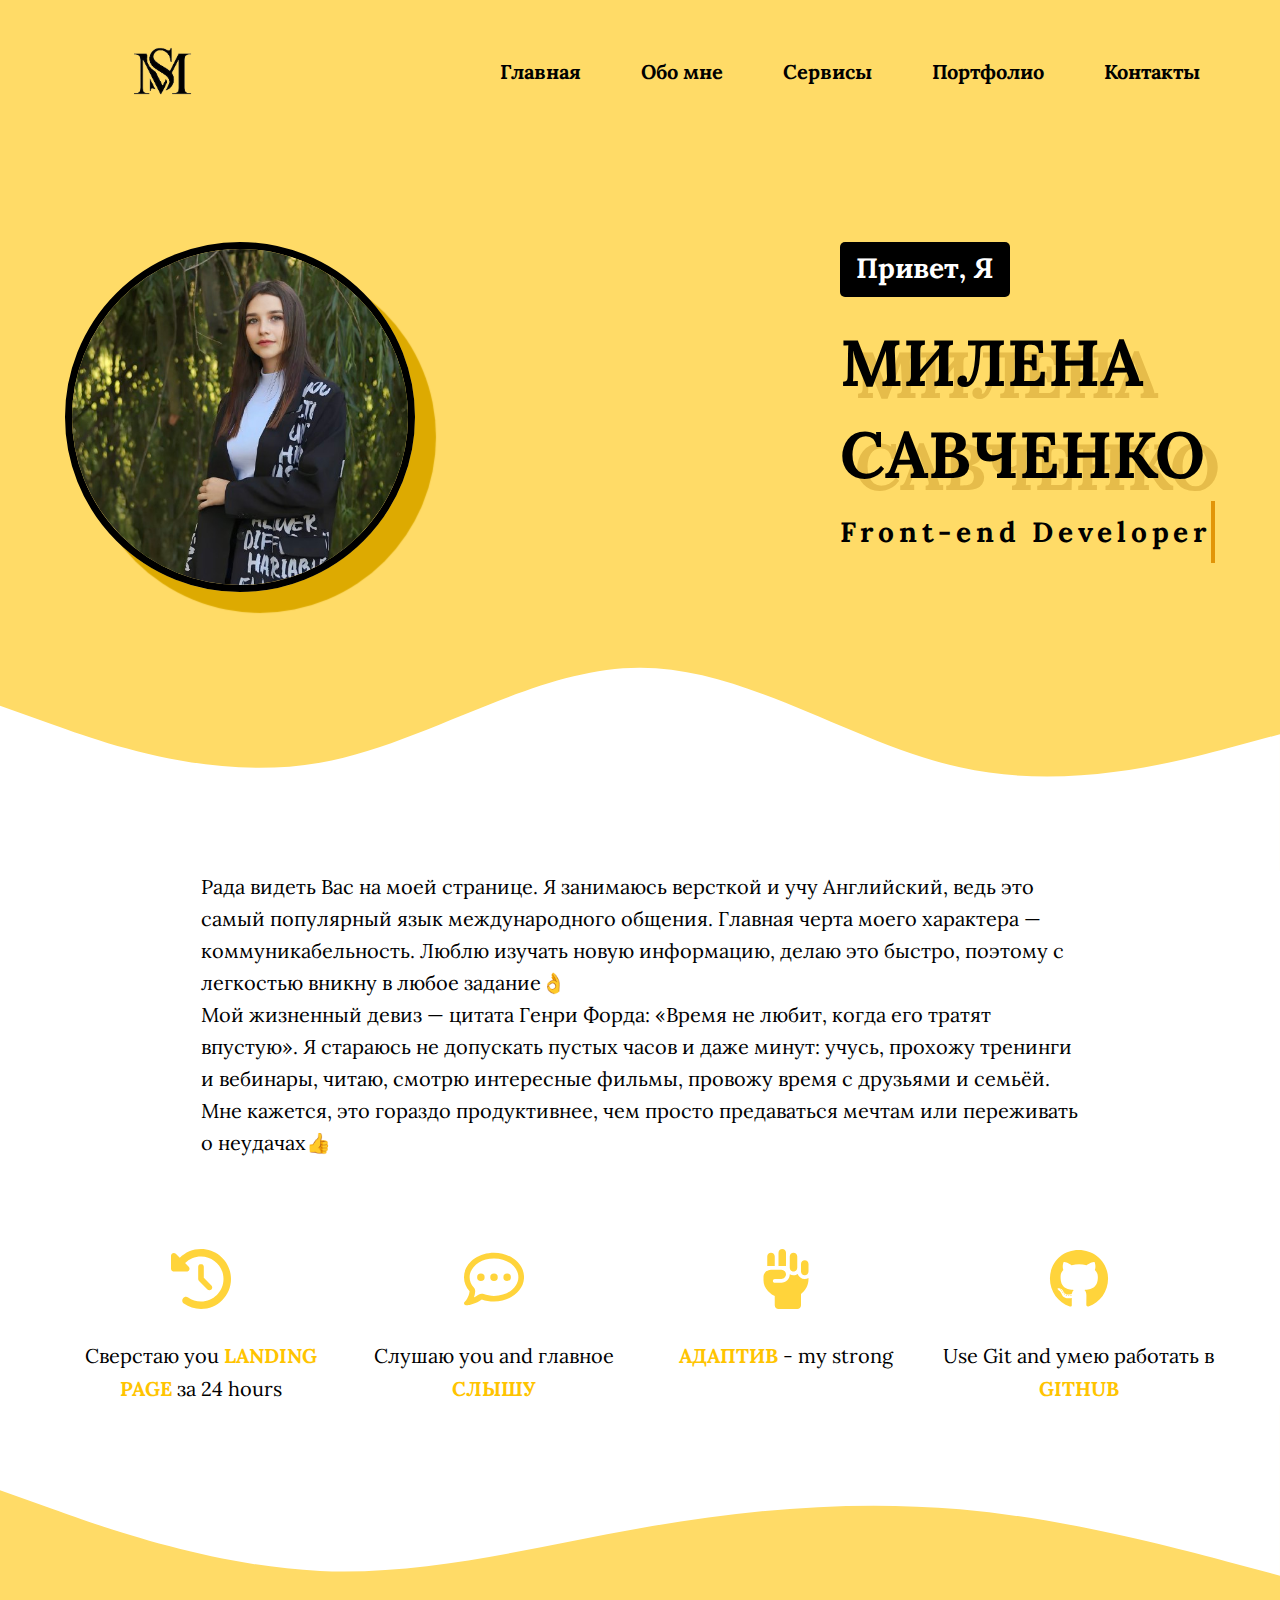
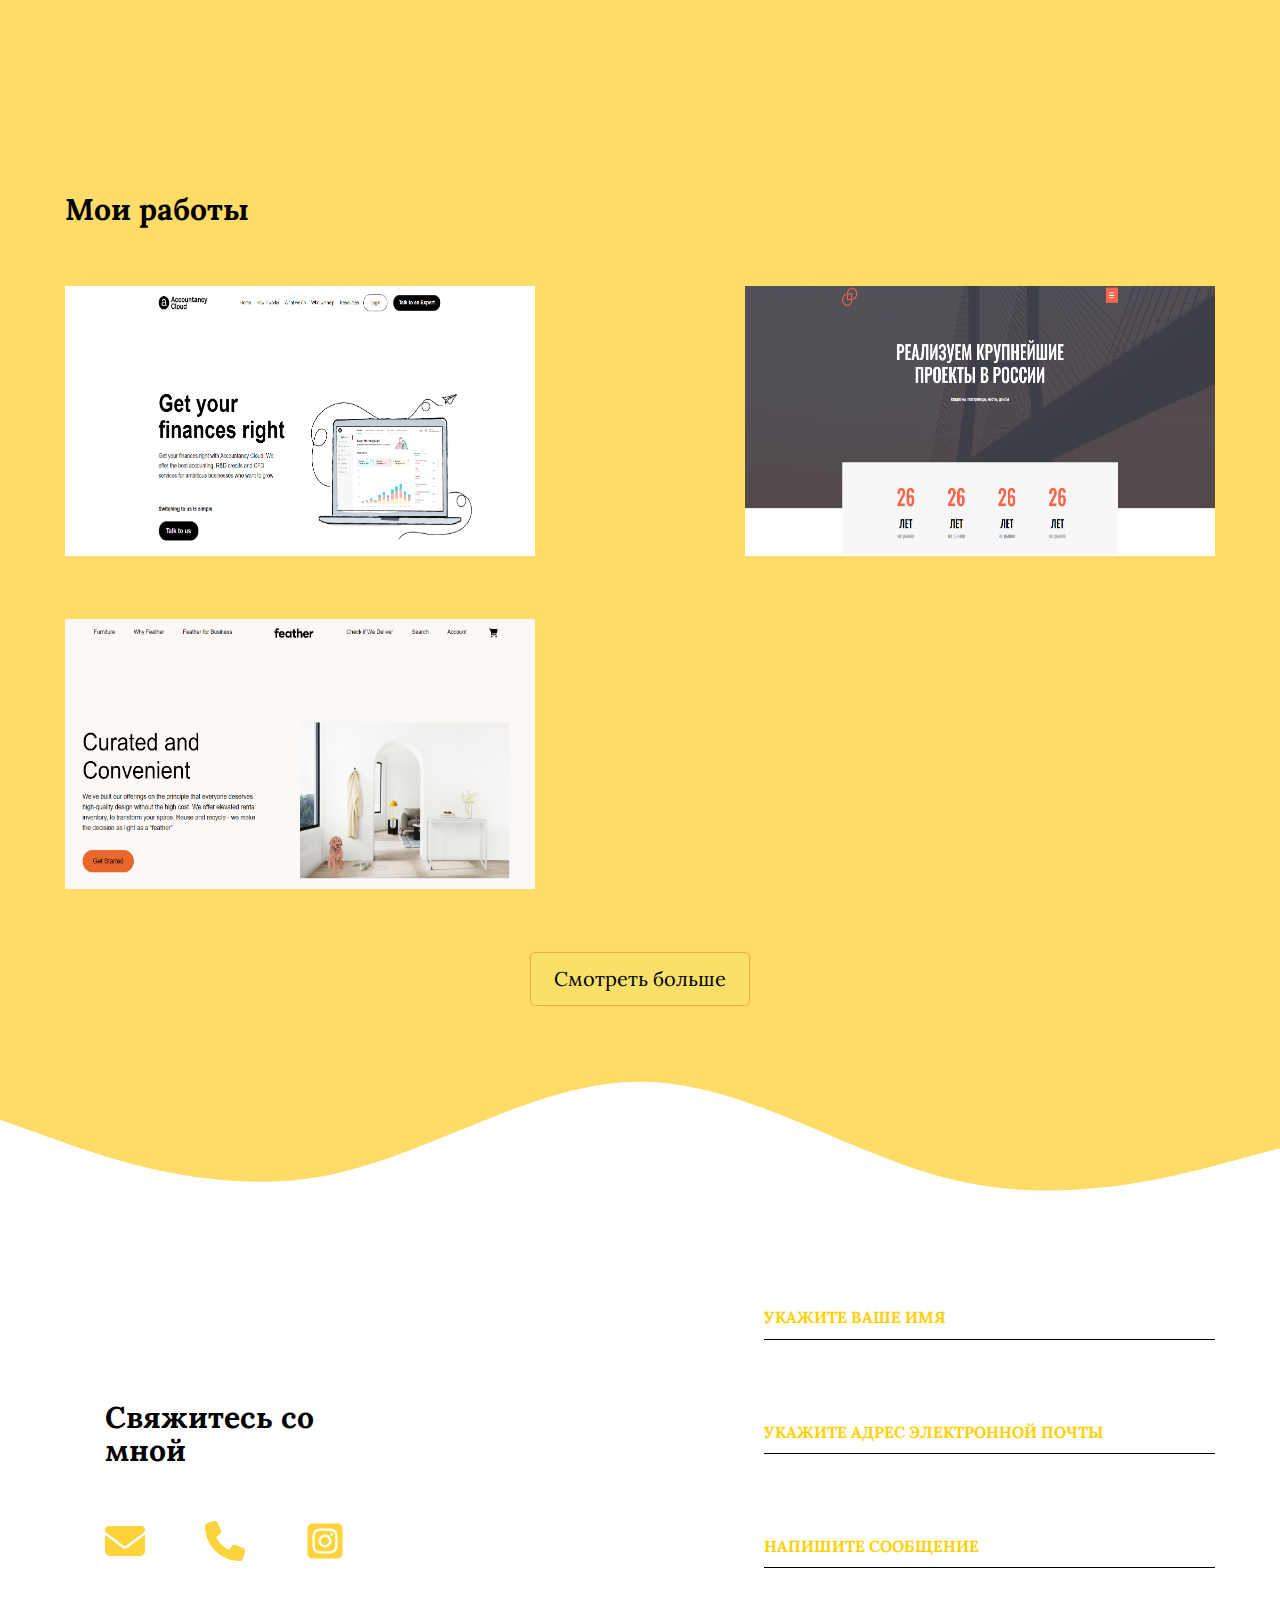
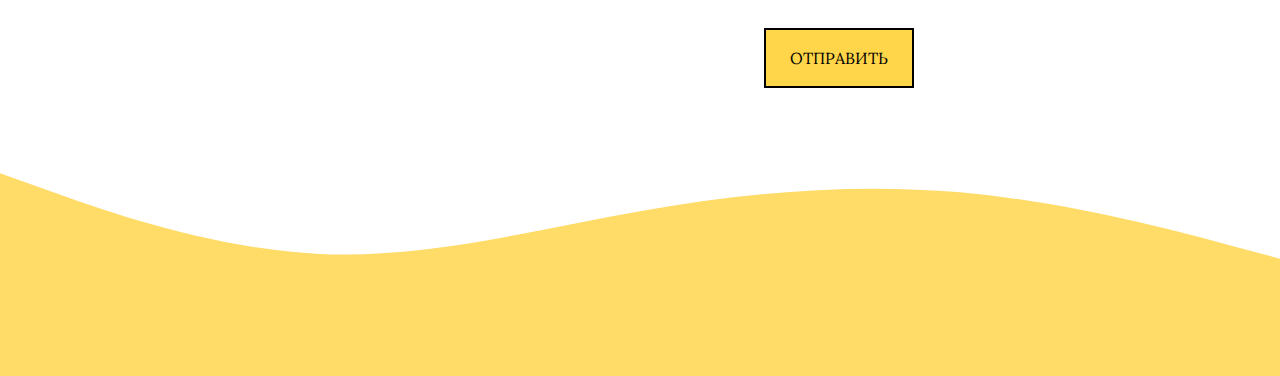
<file: my portfolio/index.html>
<!DOCTYPE html>
<html lang="en">
<head>
    <meta charset="UTF-8">
    <meta name="viewport" content="width=device-width, initial-scale=1.0">
    <link rel="preconnect" href="https://fonts.googleapis.com">
    <link rel="preconnect" href="https://fonts.gstatic.com" crossorigin>
    <link href="https://fonts.googleapis.com/css2?family=Lora:ital,wght@0,400..700;1,400..700&display=swap" rel="stylesheet">
    <title>Мое портфолио</title>
    <link rel="stylesheet" href="./css/normalize.css">
    <link rel="stylesheet" href="./css/style.css">
</head>
<body>
    <header class="header">
        <div class="container header__inner">
            <img class="heder__logo" src="img/icons/ms-logo-removebg-preview.png" alt="">
            <nav class="header__menu">
                <button class="header__menu-btn">
                    <span></span>
                </button>
                <ul class="menu__list">
                    <li class="menu__item">
                        <a class="menu__linck" href="#">Главная</a>
                    </li>
                    <li class="menu__item">
                        <a class="menu__linck" href="#">Обо мне</a>
                    </li>
                    <li class="menu__item">
                        <a class="menu__linck" href="#">Сервисы</a>
                    </li>
                    <li class="menu__item">
                        <a class="menu__linck" href="#">Портфолио</a>
                    </li>
                    <li class="menu__item">
                        <a class="menu__linck" href="#">Контакты</a>
                    </li>
                </ul>
            </nav>
        </div>
    </header>

    <main class="main">

        <section class="me">
            <div class="container me__inner">
                <img class="me__img" src="img/me.jpeg" alt="">
                <div class="me__content">
                    <h1 class="me__title">Привет, Я</h1>
                    <span class="me__span">МИЛЕНА  <br>  САВЧЕНКО</span>
                    <p class="me__text">Front-end Developer</p>
                </div>
            </div>
        </section>

        
        <svg xmlns="http://www.w3.org/2000/svg" viewBox="0 0 1440 320">
            <path fill="#ffffff" fill-opacity="1" d="M0,128L60,149.3C120,171,240,213,360,192C480,171,600,85,720,85.3C840,85,960,171,1080,197.3C1200,224,1320,192,1380,176L1440,160L1440,320L1380,320C1320,320,1200,320,1080,320C960,320,840,320,720,320C600,320,480,320,360,320C240,320,120,320,60,320L0,320Z"></path>
        </svg>

        <section class="about">
            <div class="container about__inner">
                <div class="about__content">
                    <p class="about__text">
                        Рада видеть Вас на моей странице.
                        Я занимаюсь версткой и учу Английский, ведь это самый популярный язык международного общения. 
                        Главная черта моего характера — <span class="about__text-span">коммуникабельность</span>. 
                        Люблю изучать новую информацию, делаю это быстро, поэтому с легкостью вникну в любое задание👌
                       <br> Мой жизненный девиз — цитата Генри Форда: «Время не любит, когда его тратят впустую». 
                        Я стараюсь не допускать пустых часов и даже минут: учусь, прохожу тренинги и вебинары, читаю, 
                        смотрю интересные фильмы, провожу время с друзьями и семьёй. Мне кажется, это гораздо продуктивнее, 
                        чем просто предаваться мечтам или переживать о неудачах👍
                    </p>
                </div>
                <ul class="about__list">
                    <li class="about__item">
                        <img class="about__item-img" src="img/icons/clock-rotate-left-solid.svg" alt="">
                        <p class="about__item-text">Сверстаю you <span class="about__item-span"> LANDING PAGE</span>  за 24 hours</p>
                    </li>
                    <li class="about__item">
                        <img class="about__item-img" src="img/icons/comment-dots-regular.svg" alt="">
                        <p class="about__item-text">Слушаю you and главное <span class="about__item-span">СЛЫШУ</span> </p>
                    </li>
                    <li class="about__item">
                        <img class="about__item-img"  src="img/icons/hand-fist-solid.svg" alt="">
                        <p class="about__item-text"><span class="about__item-span">АДАПТИВ</span> - my strong</p>
                    </li>
                    <li class="about__item">
                        <img class="about__item-img"  src="img/icons/github.svg" alt="">
                        <p class="about__item-text">Use Git and умею работать в <span class="about__item-span">GITHUB</span> </p>
                    </li>
                </ul>
            </div>
        </section>

        <svg xmlns="http://www.w3.org/2000/svg" viewBox="0 0 1440 320">
            <path fill="#ffffff" fill-opacity="1" d="M0,96L60,117.3C120,139,240,181,360,186.7C480,192,600,160,720,138.7C840,117,960,107,1080,117.3C1200,128,1320,160,1380,176L1440,192L1440,0L1380,0C1320,0,1200,0,1080,0C960,0,840,0,720,0C600,0,480,0,360,0C240,0,120,0,60,0L0,0Z"></path>
        </svg>

        <section class="work">
            <div class="container work__inner">
                <div class="work__content">
                    <h2 class="work__title">Мои работы</h2>
                    <div class="work__img">
                        <a href="https://milena153.github.io/cloud/"><img class="work__img-1" src="img/cloud.png" alt=""></a>
                        <a href=" https://milena153.github.io/city/"><img class="work__img-1" src="img/city.png" alt=""></a>
                        <a href="https://milena153.github.io/feaher/"><img class="work__img-1" src="img/feat.png" alt=""></a>
                    </div>
                    <a href="./work/work.html" class="work__btn">Смотреть больше</a>
                </div>
            </div>
        </section>
    </main>

    <svg xmlns="http://www.w3.org/2000/svg" viewBox="0 0 1440 320">
        <path fill="#ffffff" fill-opacity="1" d="M0,128L60,149.3C120,171,240,213,360,192C480,171,600,85,720,85.3C840,85,960,171,1080,197.3C1200,224,1320,192,1380,176L1440,160L1440,320L1380,320C1320,320,1200,320,1080,320C960,320,840,320,720,320C600,320,480,320,360,320C240,320,120,320,60,320L0,320Z"></path>
    </svg>
    <footer>
        <div class="footer">
            <div class="container footer__inner">
                <div class="footer__content">
                    <h2 class="footer__title">Свяжитесь со мной</h2>
                    <div class="footer__icons">
                        <a href="Email:milenasavcenko87@gmail.com"><img class="icons__a-footer" src="img/icons/envelope-solid.svg" alt=""></a>
                        <a href="tel:+375 33 915 41 65"><img class="icons__a-footer" src="img/icons/phone-solid.svg" alt=""></a>
                        <a href="inst:millenaaa__55"><img class="icons__a-footer" src="img/icons/square-instagram.svg" alt=""></a>
                    </div>
                </div>
                <form>
                    <input class="contacts__white" type="text" name="login" placeholder="УКАЖИТЕ ВАШЕ ИМЯ">
                    <input class="contacts__white" type="tel" name="pass" placeholder="УКАЖИТЕ АДРЕС ЭЛЕКТРОННОЙ ПОЧТЫ">
                    <input class="contacts__white" type="text" name="login" placeholder="НАПИШИТЕ СООБЩЕНИЕ">
                    <button class="footer__btn">ОТПРАВИТЬ</button>
                </form>
            </div>
        </div>
    </footer>
    <svg xmlns="http://www.w3.org/2000/svg" viewBox="0 0 1440 320">
        <path fill="#ffffff" fill-opacity="1" d="M0,96L60,117.3C120,139,240,181,360,186.7C480,192,600,160,720,138.7C840,117,960,107,1080,117.3C1200,128,1320,160,1380,176L1440,192L1440,0L1380,0C1320,0,1200,0,1080,0C960,0,840,0,720,0C600,0,480,0,360,0C240,0,120,0,60,0L0,0Z"></path>
    </svg>

    <script src="js/main.js"></script>
</body>
</html>
</file>
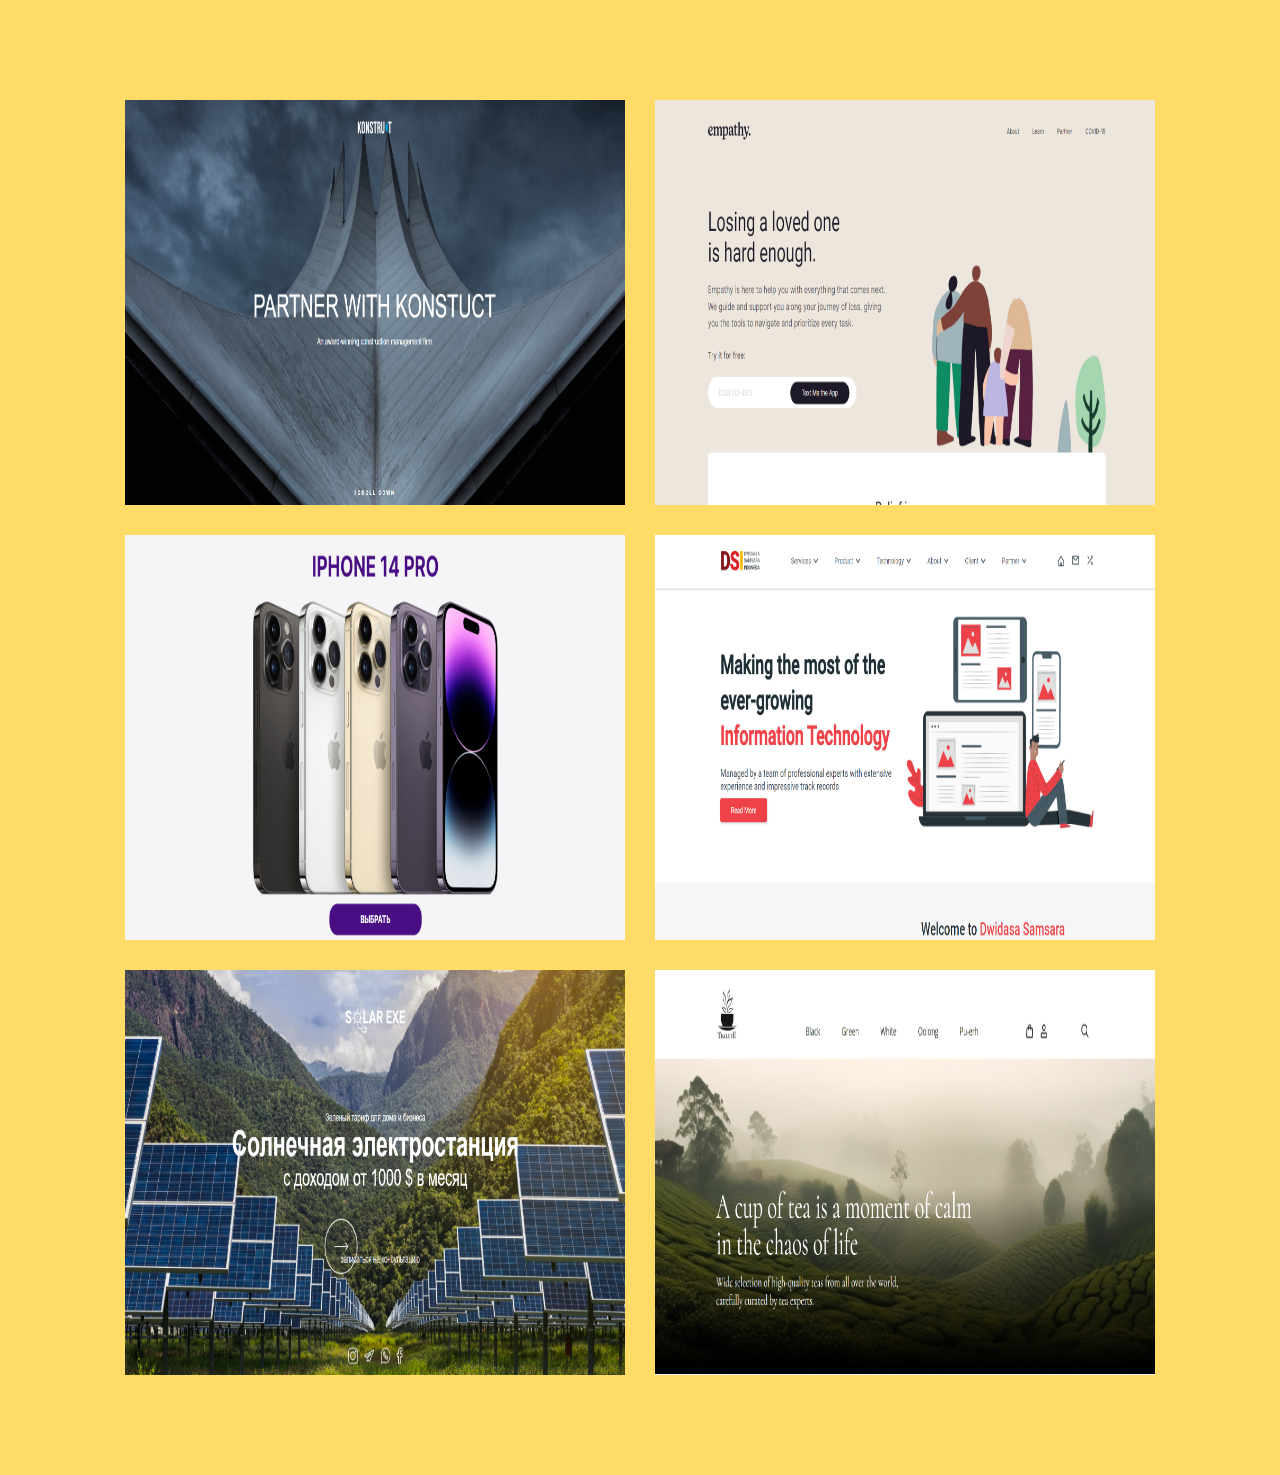
<file: my portfolio/work/work.html>
<!DOCTYPE html>
<html lang="en">
<head>
    <meta charset="UTF-8">
    <meta name="viewport" content="width=device-width, initial-scale=1.0">
    <link rel="stylesheet" href="./work__style.css">
    <link rel="stylesheet" href="../css/style.css">
    <title>Document</title>
</head>
<body>
    <section class="work__project">
        <div class="container work__project-inner">
            <ul class="work__list">
                <li class="work__item"><a href="https://milena153.github.io/Konstruct-/" class="work__linck"><img class="work__img" src="../img/blue.png" alt=""></a></li>
                <li class="work__item"><a href="https://milena153.github.io/empathy/" class="work__linck"><img class="work__img" src="../img/eath.png" alt=""></a></li>
                <li class="work__item"><a href="https://milena153.github.io/iphone/" class="work__linck"><img class="work__img" src="../img/iph.png" alt=""></a></li>
                <li class="work__item"><a href="https://milena153.github.io/DSI/" class="work__linck"><img class="work__img" src="../img/red.png" alt=""></a></li>
                <li class="work__item"><a href="https://milena153.github.io/solar-exe/" class="work__linck"><img class="work__img" src="../img/sun.png" alt=""></a></li>
                <li class="work__item"><a href="https://milena153.github.io/TealuxE/" class="work__linck"><img class="work__img" src="../img/tea.png" alt=""></a></li>
            </ul>
        </div>
    </section>

    <script src="../js/main.js"></script>
</body>
</html>
</file>
<file: my portfolio/css/style.css>
*, ::after, ::before{
    padding: 0;
    margin: 0;
    box-sizing: border-box;
}
h1, h2, h3, h4, h5, h6, a, p{
    margin: 0;
    padding: 0;
}

html, body{
    font-family: "Lora", serif;
    background: #FFDB67;
    color: #000;
    scroll-behavior: smooth;
}
.container{
    max-width: 1150px;
    margin: 0 auto;
}
ul,a{
    text-decoration: none;
    list-style-type: none;
}

.header__inner{
    display: flex;
    justify-content: space-between;
    align-items: center;
  
}
.heder__logo{
    width: 195px;
    height: 142px;
}

.heder__logo-active{
    position: relative;
    z-index: 1001;
}

.header__menu{
    display: flex;
    align-items: center;
}
.menu__list{
    display: flex;
    gap: 0px 30px;
}



.menu__linck{
    color: #000000;
    font-size: 20px;
    font-weight: 700;
    padding: 10px 15px;
    border-radius: 10px;
}
.menu__linck:hover{
    background-color: #000;
    color: #ffffff;
    cursor: pointer;
    transition: all .3s ease-in;
}

.header__menu-btn{
    display: none;
}




.header__menu-btn span{
    width: 30px;
    height: 3px;
    background-color: #000000;
    border-radius: 3px;
    position: absolute;
    top: 50%;
    transform: translate(0, -50%);
}

.header__menu-btn span::after,
.header__menu-btn span::before{
    content: "";
    width: 30px;
    height: 3px;
    background-color: #000000;
    border-radius: 3px;
    position: absolute;
    transform: translate(-50%, 0);
}
.header__menu-btn span::before{
    content: "";
    top: 10px;
}
.header__menu-btn span::after{
    content: "";
    top: -10px;
}

.header__menu-btn-activ{
    position: relative;
    z-index: 1001;
}

.header__menu-btn-activ span{
    transform: rotate(45deg);
    transition: all .3s ease-in;
}
.header__menu-btn-activ span::before{
    display: none;
}

.header__menu-btn-activ span::after{
    top: 0;
    left: -0px;
    transform: rotate(-90deg);
}






.me{
    padding-top: 100px;
}
.me__inner{
    display: flex;
    justify-content: space-between;
}

.me__title{
    color: #ffffff;
    font-size: 28px;
    font-weight: 700;
    background-color: #000000;
    width: 170px;
    height: 55px;
    padding: 10px 15px;
    margin-bottom: 20px;
    text-align: center;
    border-radius: 5px;
}
.me__span{
    color: #000000;
    font-size: 65px;
    font-weight: 700;
    line-height: 92px;
    text-shadow: 15px 12px 0px #e6bc4a;
}
.me__text{
    color: #000000;
    overflow: hidden;
    font-size: 28px;
    font-weight: 700;
    line-height: 62px;
    border-right: .17em solid #e29508;  
    white-space: nowrap;  
    margin: 0 auto;  
    letter-spacing: .17em;
    animation:  
    typing 3.5s steps(30, end),
    blink-caret .7s step-end infinite;
}
.satodsan-uvemopag h1 {
    color: #eaeaf9;
    font-family: monospace;
    overflow: hidden;
    border-right: .17em solid #e29508;  
    white-space: nowrap;  
    margin: 0 auto;  
    letter-spacing: .17em;
    animation:  
    typing 3.5s steps(30, end),
    blink-caret .7s step-end infinite;
  }
  
  @keyframes typing {
    from { width: 0 }
    to { width: 100% }
  }
  
  @keyframes blink-caret {
    from, to { border-color: transparent }
    50% { border-color: orange }
  }
.me__img{
    width: 350px;
    height: 350px;
    border-radius: 100%;
    object-fit: cover;
    box-shadow: 20px 20px 1px 1px #ddaa01;
    border: 7px solid;
}

.about{
    margin-top: -9px;
    background-color: #ffffff;
}

.about__content{
    display: flex;
    justify-content: space-around;
    align-items: center;
}

.about__text{
    width: 879px;
    color: #000000;
    font-size: 20px;
    font-weight: 200;
    line-height: 32px;
    margin-bottom: 90px;
}
.about__list{
    display: flex;
    align-items: center;
    justify-content: space-between;
    gap: 20px;
}

.about__item{
    width: 25%;
    min-height: 156px;
    display: block;
    display: flex;
    flex-flow: column wrap;
    align-items: center;
}
.about__item-img{
    width: 60px;
    height: 60px;
    margin-bottom: 30px;
}
.about__item-text{
    text-align: center;
    color: #000;
    font-size: 20px;
    font-weight: 200;
    line-height: 33px;
}
.about__item-span{
    color: #ffc400;
    font-weight: 700;
}

.work{
    padding-top: 100px;
}
.work__title{
    color: #000;
    font-size: 30px;
    font-weight: 700;
    line-height: 33px;
    margin-bottom: 60px;
}
.work__img{
    display: flex;
    align-items: center;
    flex-wrap: wrap;
    justify-content: space-between;
}
.work__img-1{
    width: 470px;
    height: 270px;
    transition: 1s; 
    margin-bottom: 60px;
}
.work__img-1:hover{
    box-shadow: 0 0 52px rgba(0,0,0,0.5);
    transform: scale(1.1);
}
.work__btn{
    max-width: 220px;
    color: #000000;
    font-size: 20px;
    font-weight: 200;
    line-height: 32px;
    display: block;
    margin: 0 auto;
    cursor: pointer;
    background: #f9e068;
    border: 1px solid rgb(237, 174, 57);
    padding: 10px 20px;
    text-align: center;
    border-radius: 5px;
}

.footer{
    background-color: #ffffff;
}


.footer__title{
    background-color: white;
    margin-top: -9px;
    height: 10vh;
    margin-left: 20px;
}
.footer__inner{
    display: flex;
    align-items: center;
    justify-content: space-between;
    margin-top: -9px;
    gap: 0px 400px;
}
.footer__title{
    color: #000;
    font-size: 30px;
    font-weight: 700;
    line-height: 33px;
    padding-left: 20px;
    margin-bottom: 30px;
}
.footer__content{
    background-color: white;
}
.icons__a-footer{
    width: 40px;
    height: 40px;
}
.icons__a-footer:nth-child(1){
    margin-left: 40px;
}
.footer__icons{
    display: flex;
    align-items: center;
    gap: 0px 20px;
}

form {
    width: 510px; 
    margin: auto;
}
input {
    width: 100%; 
    box-sizing: border-box;
    margin: 11px 0; 
    padding: 12px 0; 
    border: none;
    border-bottom: 1px solid #000000; 
    background: transparent;
}
input:focus {
    outline: none;
    border-bottom: 2px solid #000000; 
}
input::placeholder {
    transition: 0.5s;
    color: #ffd000;
    font-weight: 700;
}
.contacts__white{
    color: rgb(0, 0, 0);
    margin-bottom: 60px;
}
input:focus::placeholder { 
    font-size: 14px; 
    transform: translateY(-16px); 
}
.footer__btn{
    width: 150px;
    height: 60px;
    color: #000;
    background-color: #ffd549;
    border: 2px solid rgb(0, 0, 0);
    cursor: pointer;
}














/* //////////////////////////////// */

/* Адаптив сайта */



@media (max-width:425px) {
    .container{
        padding: 0 20px;
    }

    .header__inner{
        padding-right: 20px;
    }
    .heder__logo{
        width: 165px;
        height: 122px;
    }   
    .menu__list{
        display: none;
    }
    .menu__list-activ{
        position: absolute;
        left: 0;
        top: 0;
        width: 100%;
        height: 100%;
        display: flex;
        flex-direction: column;
        justify-content: center;
        align-items: center;
        gap: 20px;
        z-index: 1000;
        background-color: #e6bc4a;
    }

    .header__menu-btn{
        width: 30px;
        height: 30px;
        border: 0;
        display: grid;
        place-content: center;
        position: relative;
        background-color: transparent;
        &:hover{
            cursor: pointer;
        }
    }

    .me{
        padding-top: 100px;
    }
    .me__inner{
        flex-wrap: wrap;
    }
    .me__span{
        color: #000000;
        font-size: 50px;
        font-weight: 700;
        line-height: 66px;
        text-shadow: 12px 12px 0px #e6bc4a;
    }
    .me__img{
        width: 300px;
        height: 300px;
        box-shadow: 20px 20px 1px 1px #ddaa01;
        margin: auto;
        display: block;
        margin-bottom: 40px;
        
    }
    .me__content{
        display: block;
        margin: 0 auto; 
        text-align: center;
    }
    .me__title{
        margin: auto;
        margin-bottom: 20px;
    }
    .me__text{
        color: #000000;
        overflow: hidden;
        font-size: 18px;
        font-weight: 700;
        line-height: 62px;
        border-right: .17em solid #e29508;  
        white-space: nowrap;  
        margin: 0 auto;  
        letter-spacing: .17em;
        animation:  
        typing 3.5s steps(30, end),
        blink-caret .7s step-end infinite;
    }
    .satodsan-uvemopag h1 {
        color: #eaeaf9;
        font-family: monospace;
        overflow: hidden;
        border-right: .17em solid #e29508;  
        white-space: nowrap;  
        margin: 0 auto;  
        letter-spacing: .17em;
        animation:  
        typing 3.5s steps(30, end),
        blink-caret .7s step-end infinite;
      }
      
      @keyframes typing {
        from { width: 0 }
        to { width: 100% }
      }
      
      @keyframes blink-caret {
        from, to { border-color: transparent }
        50% { border-color: orange }
      }
    




    
    
    .about{
        margin-top: -9px;
        background-color: #ffffff;
    }
    
    .about__item{
        min-width: 40%;
    }
    
    .about__text{
        width: 879px;
        color: #000000;
        font-size: 13px;
        font-weight: 200;
        line-height: 23px;
        margin-bottom: 90px;
        width: 331px;
    }
    .about__list{
        display: flex;
        flex-wrap: wrap;
        align-items: center;
        justify-content: center;
    }
    
    .about__item-text{
        text-align: center;
        color: #000;
        font-size: 12px;
        font-weight: 200;
        line-height: 16px;
    }
    .about__item-span{
        color: #ffc400;
        font-weight: 700;
    }

    .work{
        padding-top: 100px;
    }
    .work__title{
        color: #000;
        font-size: 30px;
        font-weight: 700;
        line-height: 33px;
        margin-bottom: 60px;
        text-align: center;
    }
    .work__img a{
        width: 270px;
        height: 170px;
        display: block;
        margin: auto;
        margin-bottom: 30px;
    }
    .work__img{
        display: block;
        flex-direction: column;
        justify-content: space-between;
        
    }
    .work__img-1{
        width: 270px;
        height: 170px;
        transition: all 1s ease-in; 
    }
    .work__img-1:hover{
        box-shadow: 0 0 52px rgba(0,0,0,0.5);
        transform: scale(1.1);
    }
    .work__btn{
        color: #000000;
        font-size: 20px;
        font-weight: 200;
        line-height: 32px;
        display: block;
        margin: 0 auto;
        cursor: pointer;
        background: #f9e068;
        border: 1px solid rgb(237, 174, 57);
    }
    
    .footer__title{
        background-color: white;
        margin-top: -9px;
        height: 10vh;
        margin-left: 20px;
    }
    .footer__inner{
        display: flex;
        align-items: center;
        background-color: white;
        margin-top: -9px;
    }
    .footer__title{
        color: #000;
        font-size: 19px;
        font-weight: 700;
        line-height: 19px;
        padding-left: 20px;
        margin-bottom: 10px;
    }
    .footer__content{
        background-color: white;
        margin-left: -19px;
    }
    .icons__a-footer{
        width: 40px;
        height: 40px;
        margin-bottom: 15px;
    }
    .footer__icons{
        flex-direction: column;
        display: flex;
        margin-left: -100px;
    }
    
    form {
        width: 210px; 
       margin-left: -390px;
    }
    input {
        width: 200px; 
        box-sizing: border-box;
        margin: 11px 0; 
        padding: 12px 0; 
        border: none;
        border-bottom: 1px solid #000000; 
        background: transparent;
    }
    input:focus {
        outline: none;
        border-bottom: 2px solid #000000; 
    }
    input::placeholder {
        transition: 0.5s;
        color: #ffd000;
        font-weight: 700;
        font-size: 8px;
    }
    .contacts__white{
        color: rgb(0, 0, 0);
        margin-bottom: 20px;
    }
    input:focus::placeholder { 
        font-size: 6px; 
        transform: translateY(-16px); 
    }
    .footer__btn{
        width: 100px;
        height: 50px;
        color: #000;
        background-color: #ffd549;
        border: 2px solid rgb(0, 0, 0);
        cursor: pointer;
        font-weight: 700;
        font-size: 12px;
    }
}
</file>
<file: my portfolio/work/work__style.css>
*, ::after, ::before{
    padding: 0;
    margin: 0;
    box-sizing: border-box;
}
h1, h2, h3, h4, h5, h6, a, p{
    margin: 0;
    padding: 0;
}

body{
    font-family: "Lora", serif;
    background-color: #FFDB67;
}
.container{
    max-width: 1150px;
    margin: 0 auto;
}
ul,a{
    text-decoration: none;
    list-style-type: none;
}


/* .work__img{
    display: flex;
    align-items: center;
    gap: 38px;
    flex-direction: none;
}
.work__i{
    margin-bottom: 20px;
    width: 500px;
    height: 405px;
    cursor: pointer;
    transition: 1s; 
}
.work__i:hover{
    box-shadow: 0 0 52px rgba(0,0,0,0.5);
    transform: scale(1.1);
} */
.work__project{
    padding: 100px 0;
}

.work__list{
    display: flex;
    justify-content: center;
    flex-flow: row wrap;
    gap: 30px;
}

.work__img{
    width: 500px;
    height: 405px;
}

.work__img:hover{
    box-shadow: 0 0 52px rgba(0,0,0,0.5);
    transform: scale(1.1);
    transition: all .4s ease-in;
}













/* @media (max-width:425px) {
    .work__img{
        display: flex;
        flex-direction: column;
        width: 100px;
    }
    .work__i{
        
        width: 80px;
        height: 50px;
        cursor: pointer;
        transition: 1s; 
    }
    .work__i:hover{
        box-shadow: 0 0 52px rgba(0,0,0,0.5);
        transform: scale(1.1);
    }
} */


@media (max-width:425px){
    .work__project-inner{
        padding: 0 20px;
    }
    .work__img{
        max-width: 100%;
        height: auto;
    }
}
</file>
